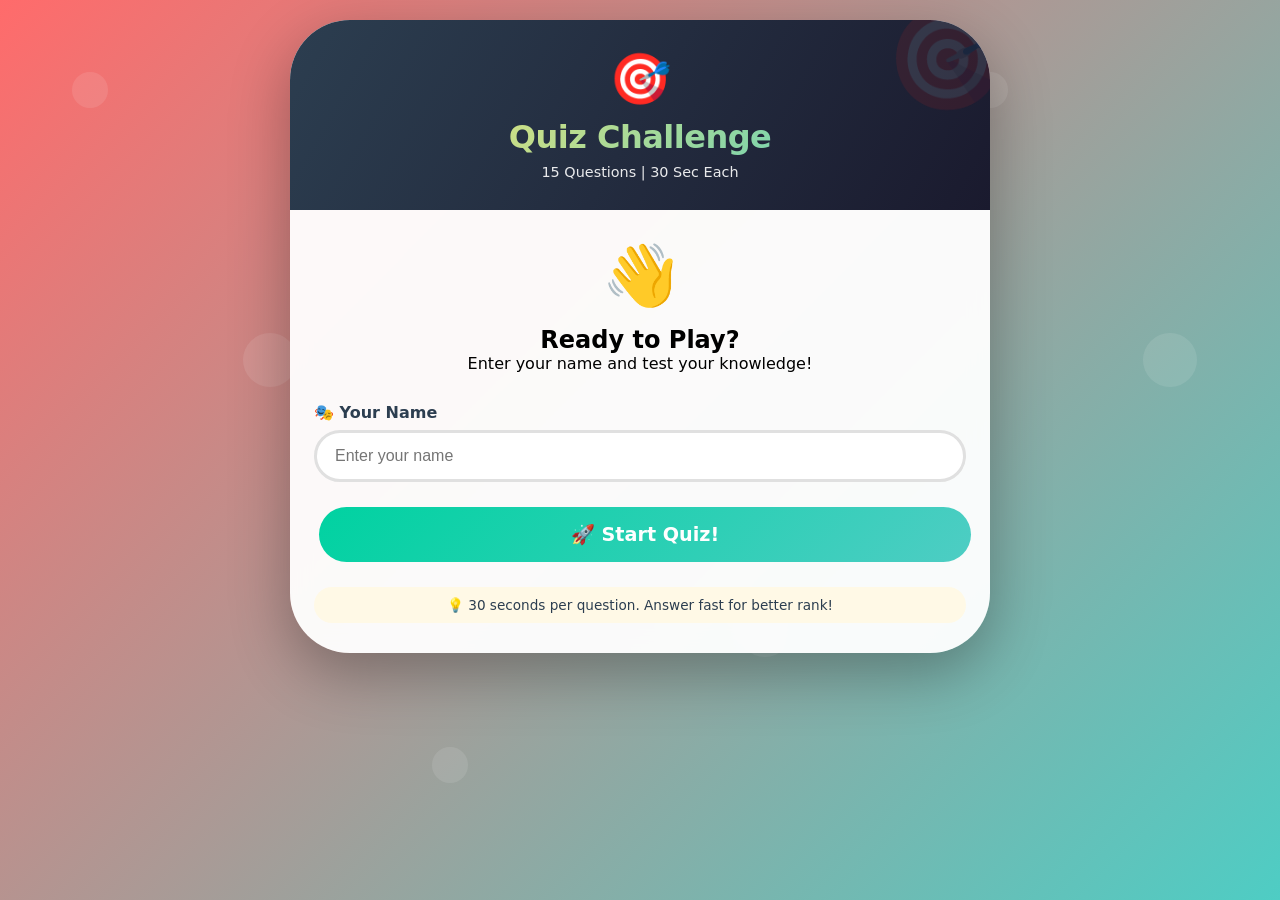
<file: player.html>
<!DOCTYPE html>
<html lang="en">
<head>
    <meta charset="UTF-8">
    <meta name="viewport" content="width=device-width, initial-scale=1.0, user-scalable=yes, viewport-fit=cover">
    <title>🎯 Quiz Challenge - Player Mode</title>
    <link rel="stylesheet" href="style.css">
</head>
<body class="player-view">
    <div class="container" id="app">
        <div class="quiz-header player-header">
            <div class="header-icon">🎯</div>
            <h1>Quiz Challenge</h1>
            <p>15 Questions | 30 Sec Each</p>
        </div>

        <!-- Registration Section -->
        <div id="registerSection" class="section">
            <div class="welcome-card">
                <span class="welcome-emoji">👋</span>
                <h2>Ready to Play?</h2>
                <p>Enter your name and test your knowledge!</p>
            </div>
            <div class="input-group">
                <label>🎭 Your Name</label>
                <input type="text" id="playerName" placeholder="Enter your name" maxlength="30">
            </div>
            <button id="startQuizBtn" class="btn-start">🚀 Start Quiz!</button>
            <div class="info-note">
                💡 30 seconds per question. Answer fast for better rank!
            </div>
        </div>

        <!-- Quiz Section -->
        <div id="quizSection" class="section hidden">
            <div class="timer-card">
                <div class="timer-label">⏱️ TIME LEFT</div>
                <div class="timer-value" id="timer">30</div>
                <div class="timer-bar">
                    <div class="timer-progress" id="timerProgress" style="width: 100%"></div>
                </div>
            </div>
            <div class="question-card">
                <div class="question-number" id="progressIndicator">Question 1 / 15</div>
                <div class="question-text" id="questionText">Loading...</div>
                <div id="questionImageContainer" style="text-align: center;"></div>
            </div>
            <div class="options" id="optionsContainer"></div>
        </div>

        <!-- Completion Section - Simple, no score/time -->
        <div id="completionSection" class="section hidden">
            <div class="completion-card">
                <div class="completion-emoji">🎉</div>
                <h2>Quiz Completed!</h2>
                <p>Thank you for playing!</p>
                <button id="playAgainBtn" class="btn-playagain">🔄 Play Again</button>
            </div>
        </div>
    </div>

    <script src="script.js"></script>
</body>
</html>
</file>
<file: style.css>
* {
    margin: 0;
    padding: 0;
    box-sizing: border-box;
}

:root {
    --bg-gradient-start: #FF6B6B;
    --bg-gradient-end: #4ECDC4;
    --primary: #FFE66D;
    --secondary: #FF6B6B;
    --accent: #4ECDC4;
    --dark: #2C3E50;
    --light: #F7F9FC;
    --success: #00D2A1;
    --warning: #FFA07A;
    --danger: #FF4757;
}

body {
    font-family: 'Poppins', 'Segoe UI', system-ui, -apple-system, 'Comic Neue', sans-serif;
    background: linear-gradient(135deg, var(--bg-gradient-start), var(--bg-gradient-end));
    min-height: 100vh;
    padding: 20px;
    position: relative;
}

body::before {
    content: '';
    position: fixed;
    top: 0;
    left: 0;
    right: 0;
    bottom: 0;
    background: url('data:image/svg+xml,<svg xmlns="http://www.w3.org/2000/svg" viewBox="0 0 100 100"><circle cx="10" cy="10" r="2" fill="rgba(255,255,255,0.1)"/><circle cx="30" cy="40" r="3" fill="rgba(255,255,255,0.1)"/><circle cx="70" cy="20" r="2" fill="rgba(255,255,255,0.1)"/><circle cx="85" cy="70" r="3" fill="rgba(255,255,255,0.1)"/><circle cx="50" cy="85" r="2" fill="rgba(255,255,255,0.1)"/></svg>');
    pointer-events: none;
    z-index: 0;
}

.container {
    max-width: 700px;
    margin: 0 auto;
    background: rgba(255, 255, 255, 0.95);
    border-radius: 60px;
    box-shadow: 0 20px 60px rgba(0, 0, 0, 0.3);
    overflow: hidden;
    position: relative;
    z-index: 1;
    backdrop-filter: blur(10px);
    animation: slideUp 0.5s ease;
}

.host-container {
    max-width: 1200px;
}

@keyframes slideUp {
    from {
        opacity: 0;
        transform: translateY(30px);
    }
    to {
        opacity: 1;
        transform: translateY(0);
    }
}

/* Headers */
.quiz-header {
    background: linear-gradient(120deg, var(--dark), #1a1a2e);
    color: white;
    padding: 30px 24px;
    text-align: center;
    position: relative;
    overflow: hidden;
}

.quiz-header::before {
    content: '🎯';
    position: absolute;
    font-size: 100px;
    opacity: 0.1;
    right: -20px;
    top: -20px;
}

.header-icon {
    font-size: 50px;
    margin-bottom: 10px;
    animation: bounce 2s infinite;
}

@keyframes bounce {
    0%, 100% { transform: translateY(0); }
    50% { transform: translateY(-10px); }
}

.quiz-header h1 {
    font-size: 2rem;
    letter-spacing: -0.5px;
    font-weight: 800;
    background: linear-gradient(135deg, var(--primary), var(--accent));
    -webkit-background-clip: text;
    -webkit-text-fill-color: transparent;
    background-clip: text;
}

.quiz-header p {
    opacity: 0.9;
    margin-top: 8px;
    font-size: 0.9rem;
}

/* Sections */
.section {
    padding: 30px 24px;
}

/* Host Stats */
.stats-bar {
    display: grid;
    grid-template-columns: repeat(auto-fit, minmax(150px, 1fr));
    gap: 15px;
    margin-bottom: 30px;
}

.stat-card {
    background: linear-gradient(135deg, var(--primary), var(--accent));
    padding: 20px;
    border-radius: 30px;
    display: flex;
    align-items: center;
    gap: 15px;
    box-shadow: 0 5px 15px rgba(0,0,0,0.1);
    transition: transform 0.3s;
}

.stat-card:hover {
    transform: translateY(-5px);
}

.stat-emoji {
    font-size: 40px;
}

.stat-label {
    font-size: 0.8rem;
    font-weight: 600;
    color: var(--dark);
    opacity: 0.8;
}

.stat-value {
    font-size: 1.6rem;
    font-weight: 800;
    color: var(--dark);
}

/* Leaderboard Table */
.leaderboard-table {
    width: 100%;
    border-collapse: collapse;
    background: white;
    border-radius: 20px;
    overflow: hidden;
    box-shadow: 0 5px 15px rgba(0,0,0,0.1);
}

.leaderboard-table th {
    background: linear-gradient(135deg, var(--primary), var(--accent));
    padding: 15px 10px;
    font-weight: 700;
    color: var(--dark);
    font-size: 0.9rem;
}

.leaderboard-table td {
    padding: 12px 10px;
    border-bottom: 2px solid #f0f0f0;
}

.leaderboard-table tr:hover {
    background: #FFF9E6;
}

.rank-1 {
    background: linear-gradient(90deg, #FFD700, #FFF9E6);
    font-weight: 800;
    animation: glow 1.5s infinite;
}

@keyframes glow {
    0%, 100% { box-shadow: 0 0 5px gold; }
    50% { box-shadow: 0 0 20px gold; }
}

/* Buttons */
button {
    padding: 14px 24px;
    border-radius: 60px;
    border: none;
    font-size: 1rem;
    font-weight: 700;
    cursor: pointer;
    transition: all 0.3s;
    font-family: inherit;
    margin: 5px;
}

.btn-primary {
    background: linear-gradient(135deg, var(--primary), var(--accent));
    color: var(--dark);
}

.btn-primary:hover {
    transform: translateY(-2px);
    box-shadow: 0 5px 20px rgba(0,0,0,0.2);
}

.btn-danger {
    background: linear-gradient(135deg, var(--danger), #ff6b6b);
    color: white;
}

.btn-secondary {
    background: linear-gradient(135deg, #667eea, #764ba2);
    color: white;
}

.btn-start {
    background: linear-gradient(135deg, var(--success), var(--accent));
    color: white;
    font-size: 1.2rem;
    padding: 16px 32px;
    width: 100%;
    animation: pulse 2s infinite;
}

@keyframes pulse {
    0%, 100% { transform: scale(1); }
    50% { transform: scale(1.02); }
}

/* Quiz Elements */
.timer-card {
    background: linear-gradient(135deg, var(--warning), #ff6b6b);
    padding: 20px;
    border-radius: 40px;
    text-align: center;
    margin-bottom: 25px;
    color: white;
}

.timer-label {
    font-size: 0.8rem;
    opacity: 0.9;
}

.timer-value {
    font-size: 3rem;
    font-weight: 800;
    font-family: monospace;
}

.timer-bar {
    background: rgba(255,255,255,0.3);
    height: 8px;
    border-radius: 10px;
    margin-top: 10px;
    overflow: hidden;
}

.timer-progress {
    background: white;
    height: 100%;
    transition: width 1s linear;
}

.question-card {
    background: var(--light);
    padding: 25px;
    border-radius: 30px;
    margin-bottom: 20px;
    box-shadow: 0 5px 15px rgba(0,0,0,0.1);
}

.question-number {
    font-size: 0.8rem;
    color: var(--secondary);
    font-weight: 600;
    margin-bottom: 10px;
}

.question-text {
    font-size: 1.3rem;
    font-weight: 700;
    color: var(--dark);
    line-height: 1.4;
}

.question-image {
    width: 100%;
    max-width: 300px;
    height: auto;
    margin: 20px auto;
    display: block;
    border-radius: 20px;
    box-shadow: 0 5px 15px rgba(0,0,0,0.2);
    background: white;
    padding: 10px;
}

.options {
    display: flex;
    flex-direction: column;
    gap: 12px;
    margin-bottom: 20px;
}

.option {
    background: white;
    border: 3px solid #e0e0e0;
    border-radius: 60px;
    padding: 14px 20px;
    cursor: pointer;
    transition: all 0.3s;
    font-weight: 600;
    color: var(--dark);
}

.option:hover {
    transform: translateX(8px);
    border-color: var(--accent);
    background: #FFF9E6;
}

.option.selected {
    background: linear-gradient(135deg, var(--success), var(--accent));
    color: white;
    border-color: var(--success);
}

.score-preview {
    text-align: center;
    font-weight: 600;
    color: var(--dark);
    padding: 10px;
}

/* Modal */
.modal {
    position: fixed;
    top: 0;
    left: 0;
    right: 0;
    bottom: 0;
    background: rgba(0,0,0,0.8);
    display: flex;
    align-items: center;
    justify-content: center;
    z-index: 1000;
}

.modal-content {
    background: white;
    padding: 30px;
    border-radius: 40px;
    max-width: 500px;
    width: 90%;
    text-align: center;
}

.player-url-box {
    background: #f0f0f0;
    padding: 15px;
    border-radius: 15px;
    margin: 15px 0;
    word-break: break-all;
    font-family: monospace;
    font-size: 0.8rem;
}

/* Completion Card */
.completion-card {
    text-align: center;
    padding: 20px;
}

.completion-emoji {
    font-size: 80px;
    animation: bounce 0.5s;
}

.final-score {
    font-size: 2rem;
    font-weight: 800;
    margin: 20px 0;
    color: var(--success);
}

/* Responsive */
@media (max-width: 768px) {
    body {
        padding: 10px;
    }
    
    .section {
        padding: 20px 16px;
    }
    
    .quiz-header h1 {
        font-size: 1.5rem;
    }
    
    .question-text {
        font-size: 1.1rem;
    }
    
    .stats-bar {
        grid-template-columns: 1fr;
    }
    
    .leaderboard-table th,
    .leaderboard-table td {
        font-size: 0.8rem;
        padding: 8px 5px;
    }
}

/* Inputs */
.input-group {
    margin-bottom: 20px;
}

label {
    font-weight: 600;
    color: var(--dark);
    display: block;
    margin-bottom: 8px;
}

input {
    width: 100%;
    padding: 14px 18px;
    border-radius: 60px;
    border: 3px solid #e0e0e0;
    font-size: 1rem;
    transition: all 0.3s;
}

input:focus {
    outline: none;
    border-color: var(--accent);
    box-shadow: 0 0 0 3px rgba(78,205,196,0.2);
}

.hidden {
    display: none;
}

.welcome-card {
    text-align: center;
    margin-bottom: 30px;
}

.welcome-emoji {
    font-size: 60px;
    display: block;
    margin-bottom: 15px;
}

.info-note {
    text-align: center;
    margin-top: 20px;
    padding: 10px;
    background: #FFF9E6;
    border-radius: 20px;
    font-size: 0.85rem;
    color: var(--dark);
}

.action-buttons {
    display: flex;
    flex-wrap: wrap;
    justify-content: center;
    gap: 10px;
    margin-top: 25px;
}

.btn-copy {
    background: var(--success);
    color: white;
}

.btn-playagain {
    background: linear-gradient(135deg, var(--primary), var(--accent));
    color: var(--dark);
    padding: 12px 30px;
}
</file>
